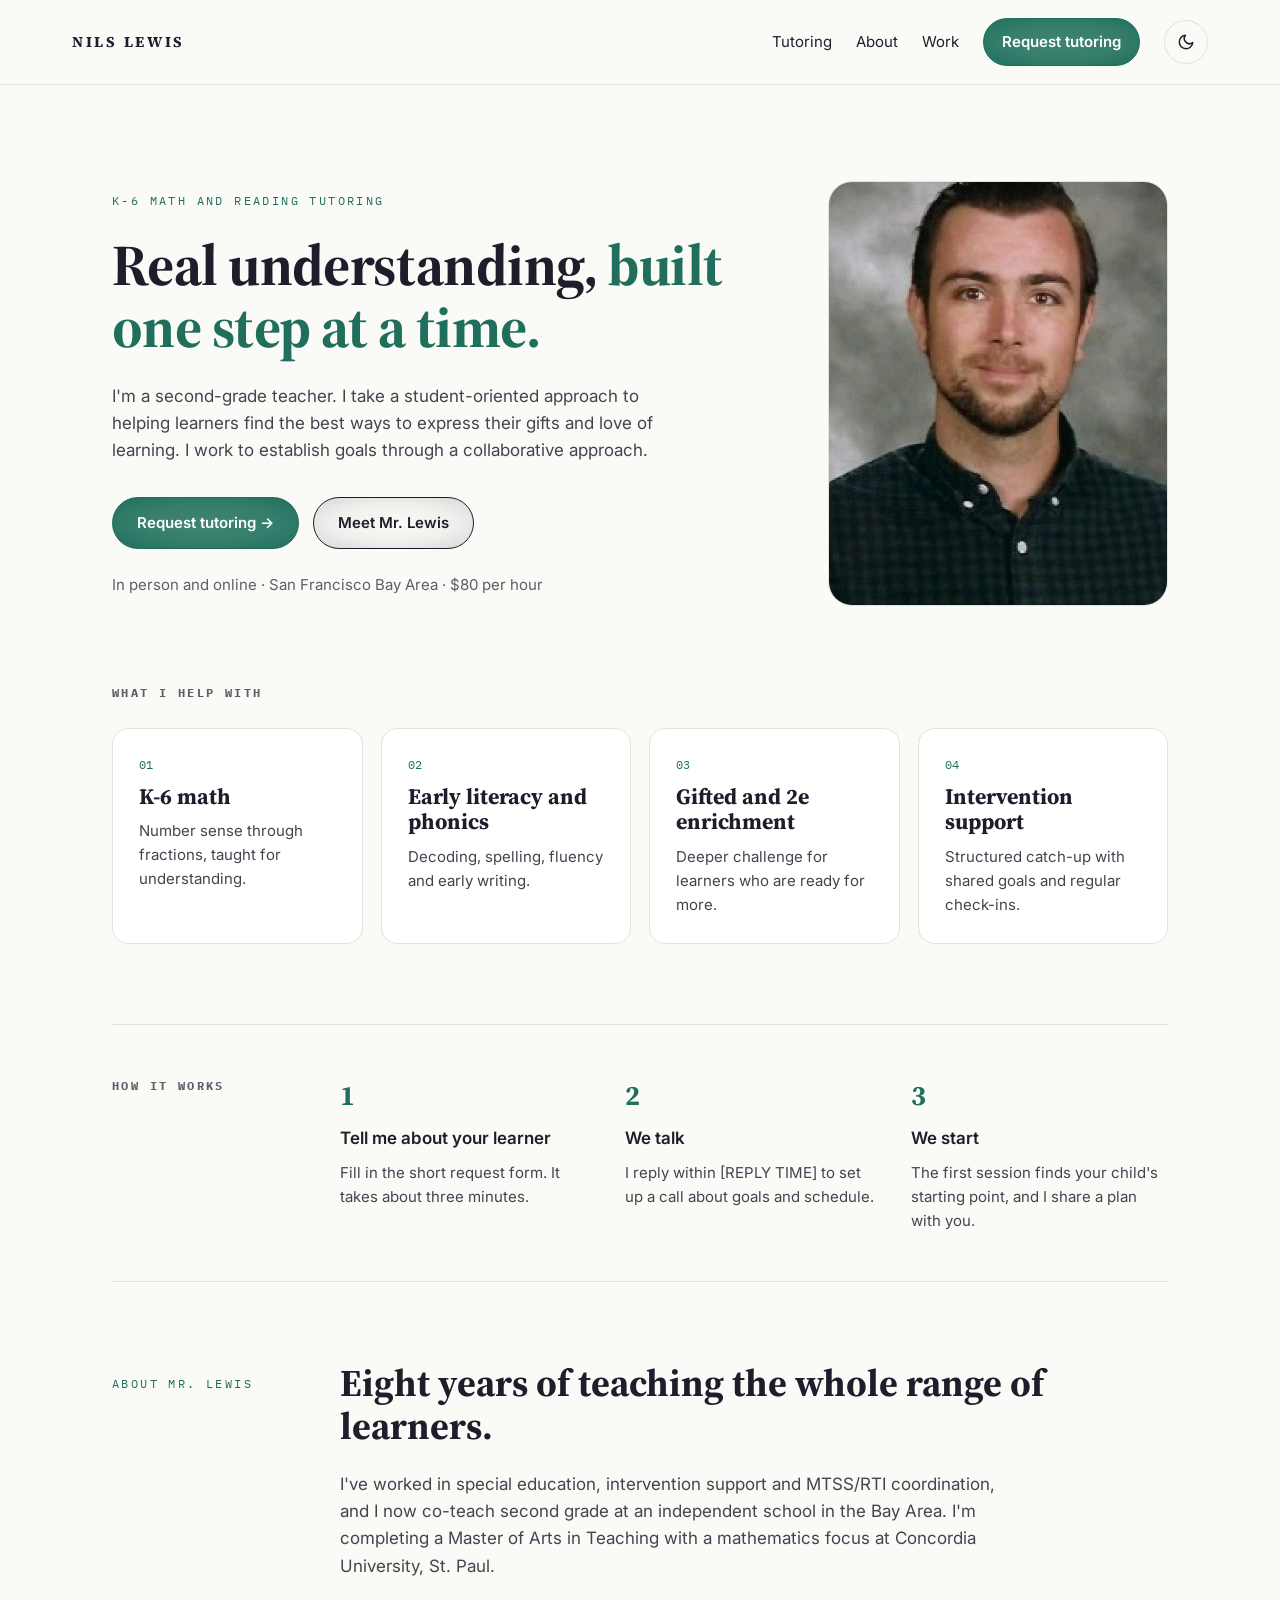
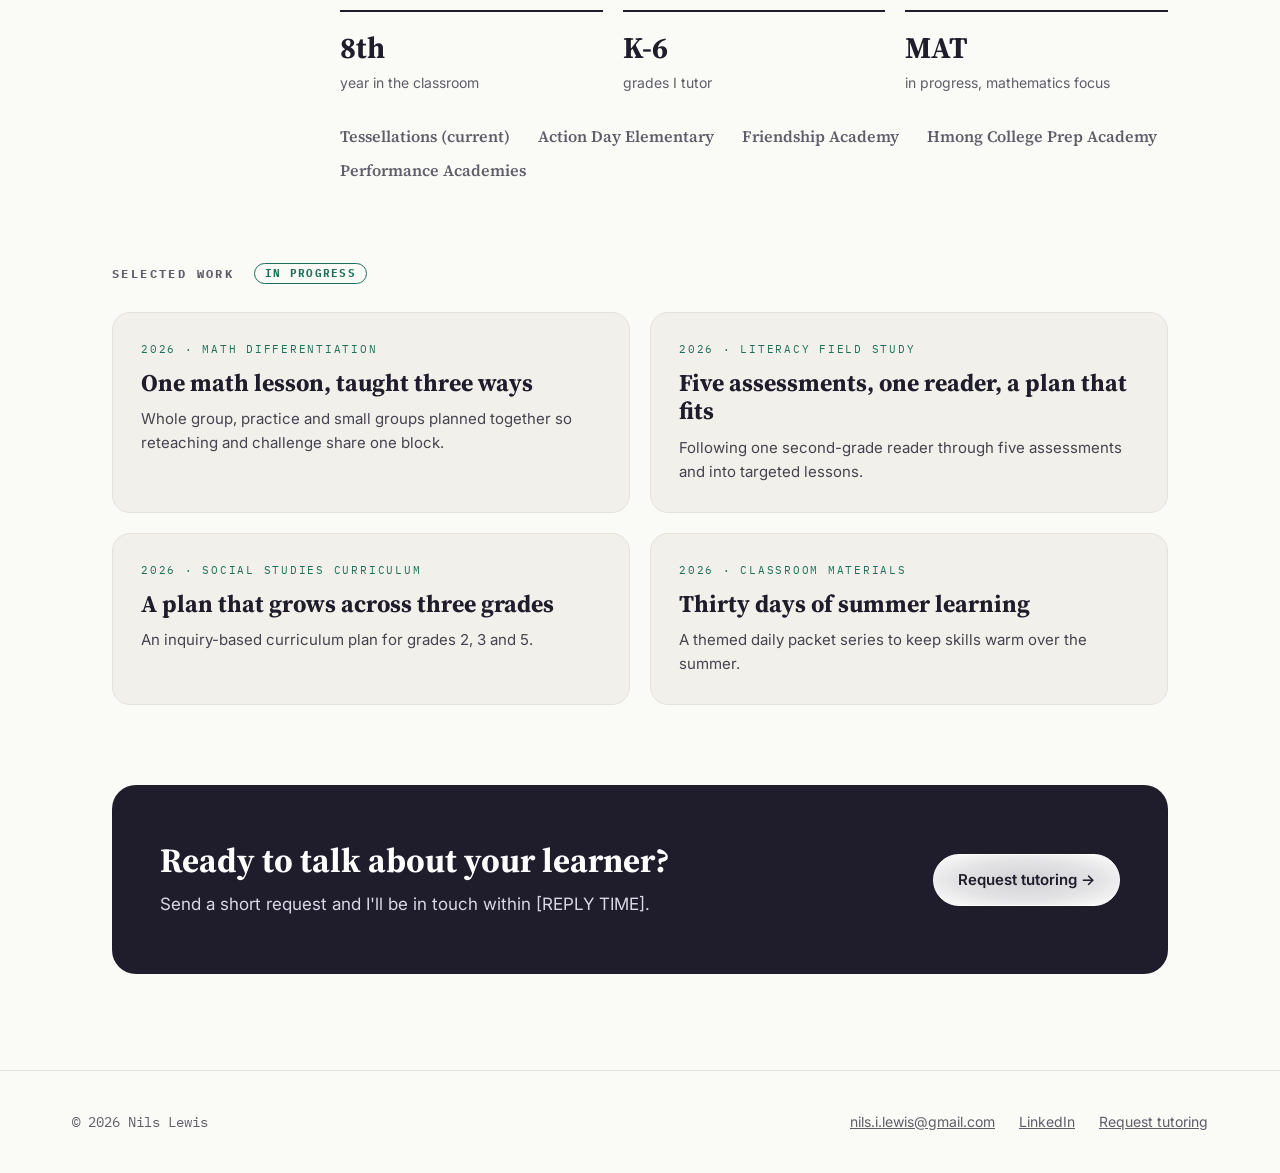
<file: site/index.html>
<!doctype html>
<html lang="en">
<head>
<meta charset="utf-8">
<meta name="viewport" content="width=device-width, initial-scale=1">
<title>Nils Lewis | K-6 tutoring and teaching</title>
<meta name="description" content="Nils Lewis is a Bay Area elementary teacher offering K-6 tutoring in math, early literacy, gifted and 2e enrichment, and intervention support.">
<link rel="preconnect" href="https://fonts.googleapis.com">
<link rel="preconnect" href="https://fonts.gstatic.com" crossorigin>
<link rel="stylesheet" href="https://fonts.googleapis.com/css2?family=Source+Serif+4:opsz,wght@8..60,600;8..60,700&family=Inter:wght@400;500;600&family=IBM+Plex+Mono:wght@400;500&display=swap">
<link rel="stylesheet" href="styles.css">
<script src="script.js" defer></script>
</head>
<body>
<a class="skip" href="#main">Skip to content</a>

<header class="site-header">
  <div class="bar">
    <a class="brand" href="index.html">NILS LEWIS</a>
    <nav class="nav" aria-label="Main">
      <a href="#tutoring">Tutoring</a>
      <a href="#about">About</a>
      <a href="#work">Work</a>
      <a class="btn btn-accent" href="request.html">Request tutoring</a>
      <button class="theme-toggle" type="button" aria-label="Switch between light and dark theme">
        <svg aria-hidden="true" width="18" height="18" viewBox="0 0 24 24" fill="none" stroke="currentColor" stroke-width="2" stroke-linecap="round" stroke-linejoin="round"><path d="M21 12.8A9 9 0 1 1 11.2 3a7 7 0 0 0 9.8 9.8z"></path></svg>
      </button>
    </nav>
  </div>
</header>

<main id="main" class="wrap">

  <section class="hero">
    <div class="hero-text">
      <div class="label accent">K-6 math and reading tutoring</div>
      <h1>Real understanding, <span class="accent">built one step at a time.</span></h1>
      <p class="body">I'm a second-grade teacher. I take a student-oriented approach to helping learners find the best ways to express their gifts and love of learning. I work to establish goals through a collaborative approach.</p>
      <div class="actions">
        <a class="btn btn-accent lg" href="request.html">Request tutoring →</a>
        <a class="btn btn-outline" href="#about">Meet Mr. Lewis</a>
      </div>
      <p class="small muted">In person and online · San Francisco Bay Area · $80 per hour</p>
    </div>
    <div class="photo has-img"><img src="images/nils.jpg" alt="Nils Lewis" width="800" height="800"></div>
  </section>

  <section id="tutoring" class="section">
    <h2 class="label">What I help with</h2>
    <div class="cards">
      <article class="card">
        <div class="num">01</div>
        <h3>K-6 math</h3>
        <p>Number sense through fractions, taught for understanding.</p>
      </article>
      <article class="card">
        <div class="num">02</div>
        <h3>Early literacy and phonics</h3>
        <p>Decoding, spelling, fluency and early writing.</p>
      </article>
      <article class="card">
        <div class="num">03</div>
        <h3>Gifted and 2e enrichment</h3>
        <p>Deeper challenge for learners who are ready for more.</p>
      </article>
      <article class="card">
        <div class="num">04</div>
        <h3>Intervention support</h3>
        <p>Structured catch-up with shared goals and regular check-ins.</p>
      </article>
    </div>
  </section>

  <section class="split rule" aria-labelledby="how">
    <h2 id="how" class="label">How it works</h2>
    <ol class="steps main">
      <li><div class="n" aria-hidden="true">1</div><strong>Tell me about your learner</strong><span>Fill in the short request form. It takes about three minutes.</span></li>
      <!-- TODO Nils: reply time -->
      <li><div class="n" aria-hidden="true">2</div><strong>We talk</strong><span>I reply within [REPLY TIME] to set up a call about goals and schedule.</span></li>
      <li><div class="n" aria-hidden="true">3</div><strong>We start</strong><span>The first session finds your child's starting point, and I share a plan with you.</span></li>
    </ol>
  </section>

  <section id="about" class="split about section">
    <div class="label accent" style="padding-top: 12px">About Mr. Lewis</div>
    <div class="main">
      <h2>Eight years of teaching the whole range of learners.</h2>
      <!-- Per Nils: the current school appears only in the work-history list below, not in descriptive copy (see LOG.md). -->
      <p class="body">I've worked in special education, intervention support and MTSS/RTI coordination, and I now co-teach second grade at an independent school in the Bay Area. I'm completing a Master of Arts in Teaching with a mathematics focus at Concordia University, St. Paul.</p>
      <dl class="facts">
        <div><dt>8th</dt><dd>year in the classroom</dd></div>
        <div><dt>K-6</dt><dd>grades I tutor</dd></div>
        <div><dt>MAT</dt><dd>in progress, mathematics focus</dd></div>
      </dl>
      <ul class="schools" aria-label="Schools where I have taught">
        <li>Tessellations (current)</li>
        <li>Action Day Elementary</li>
        <li>Friendship Academy</li>
        <li>Hmong College Prep Academy</li>
        <li>Performance Academies</li>
      </ul>
    </div>
  </section>

  <section id="work" class="section">
    <h2 class="label">Selected work <span class="badge">In progress</span></h2>
    <div class="work-grid">
      <article class="work">
        <div class="tag">2026 · Math differentiation</div>
        <h3>One math lesson, taught three ways</h3>
        <p>Whole group, practice and small groups planned together so reteaching and challenge share one block.</p>
      </article>
      <article class="work">
        <div class="tag">2026 · Literacy field study</div>
        <h3>Five assessments, one reader, a plan that fits</h3>
        <p>Following one second-grade reader through five assessments and into targeted lessons.</p>
      </article>
      <article class="work">
        <div class="tag">2026 · Social studies curriculum</div>
        <h3>A plan that grows across three grades</h3>
        <p>An inquiry-based curriculum plan for grades 2, 3 and 5.</p>
      </article>
      <article class="work">
        <div class="tag">2026 · Classroom materials</div>
        <h3>Thirty days of summer learning</h3>
        <p>A themed daily packet series to keep skills warm over the summer.</p>
      </article>
    </div>
  </section>

  <section class="band">
    <div>
      <h2>Ready to talk about your learner?</h2>
      <p>Send a short request and I'll be in touch within [REPLY TIME].</p>
    </div>
    <a class="btn btn-light" href="request.html">Request tutoring →</a>
  </section>
</main>

<footer class="site-footer">
  <div class="bar">
    <div class="mono">© 2026 Nils Lewis</div>
    <div class="links"><a href="mailto:nils.i.lewis@gmail.com">nils.i.lewis@gmail.com</a><a href="https://www.linkedin.com/in/nils-lewis-b235b660/">LinkedIn</a><a href="request.html">Request tutoring</a></div>
  </div>
</footer>
</body>
</html>
</file>
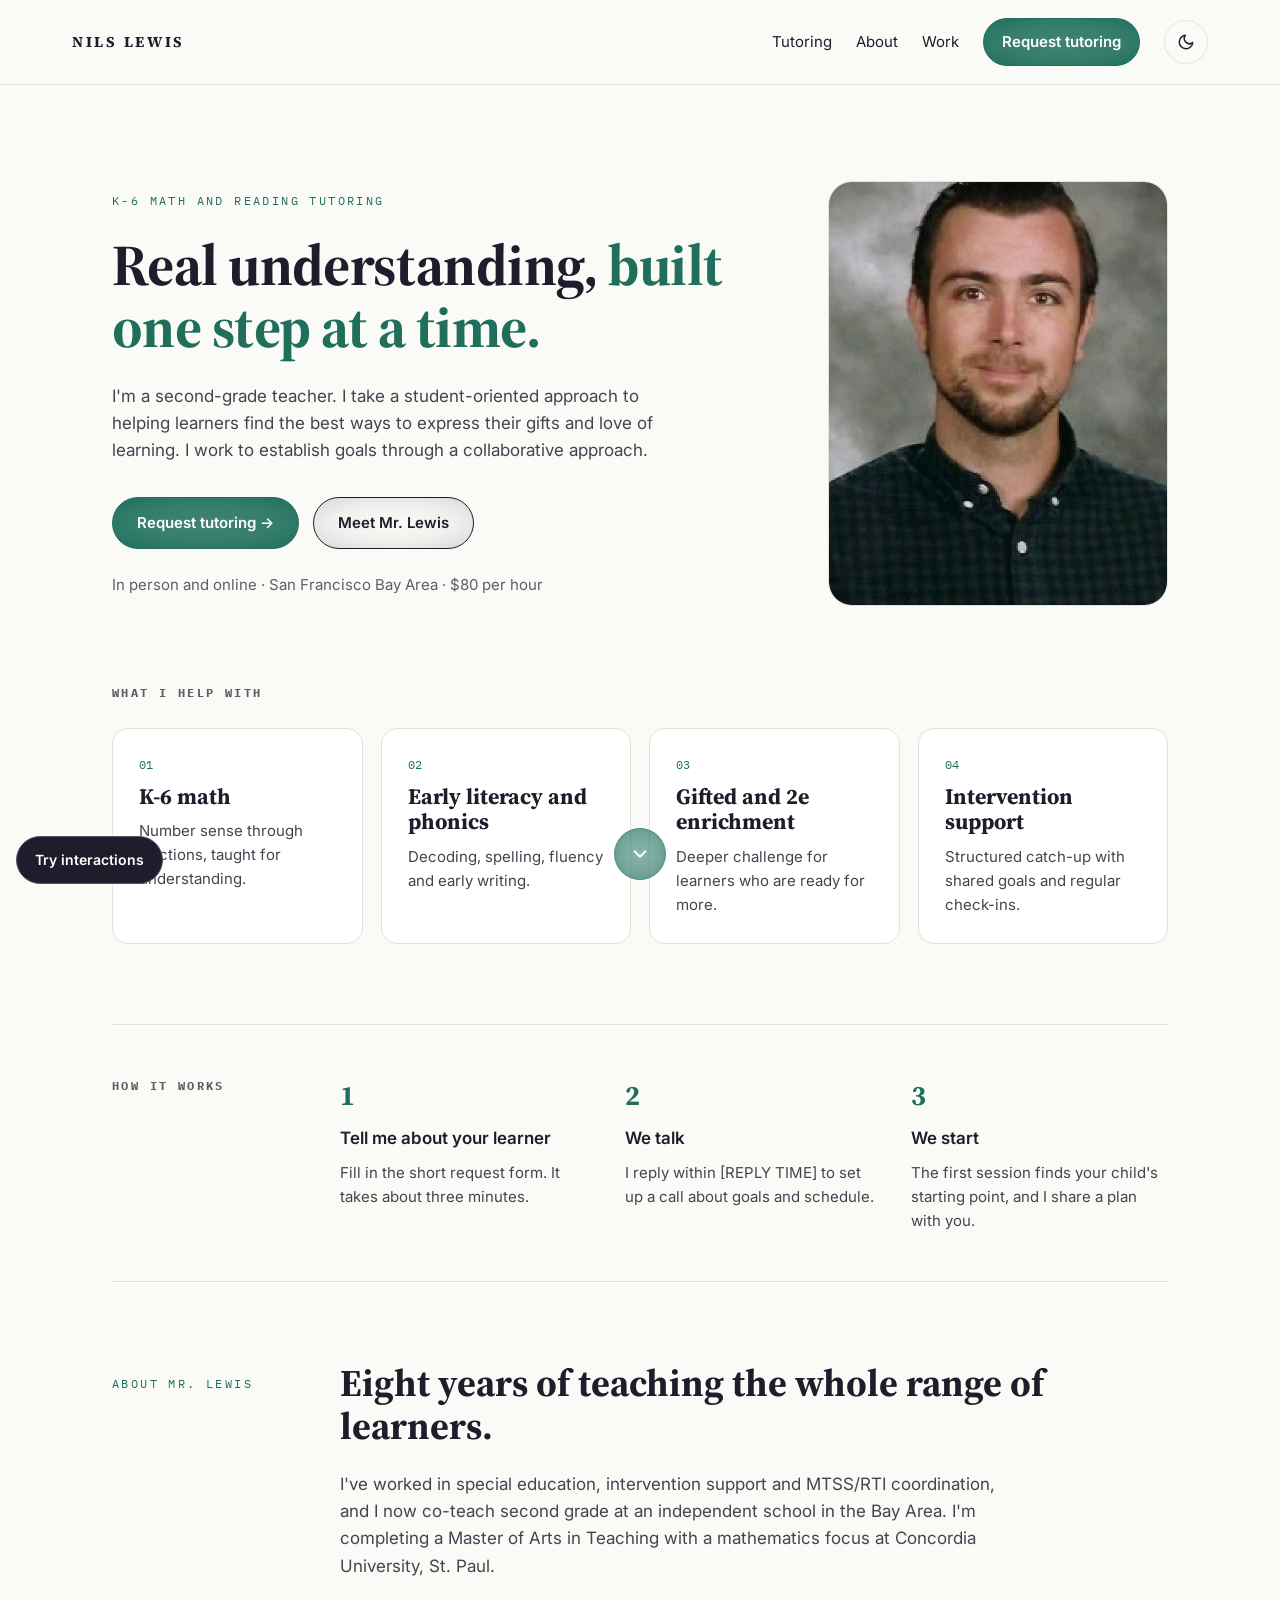
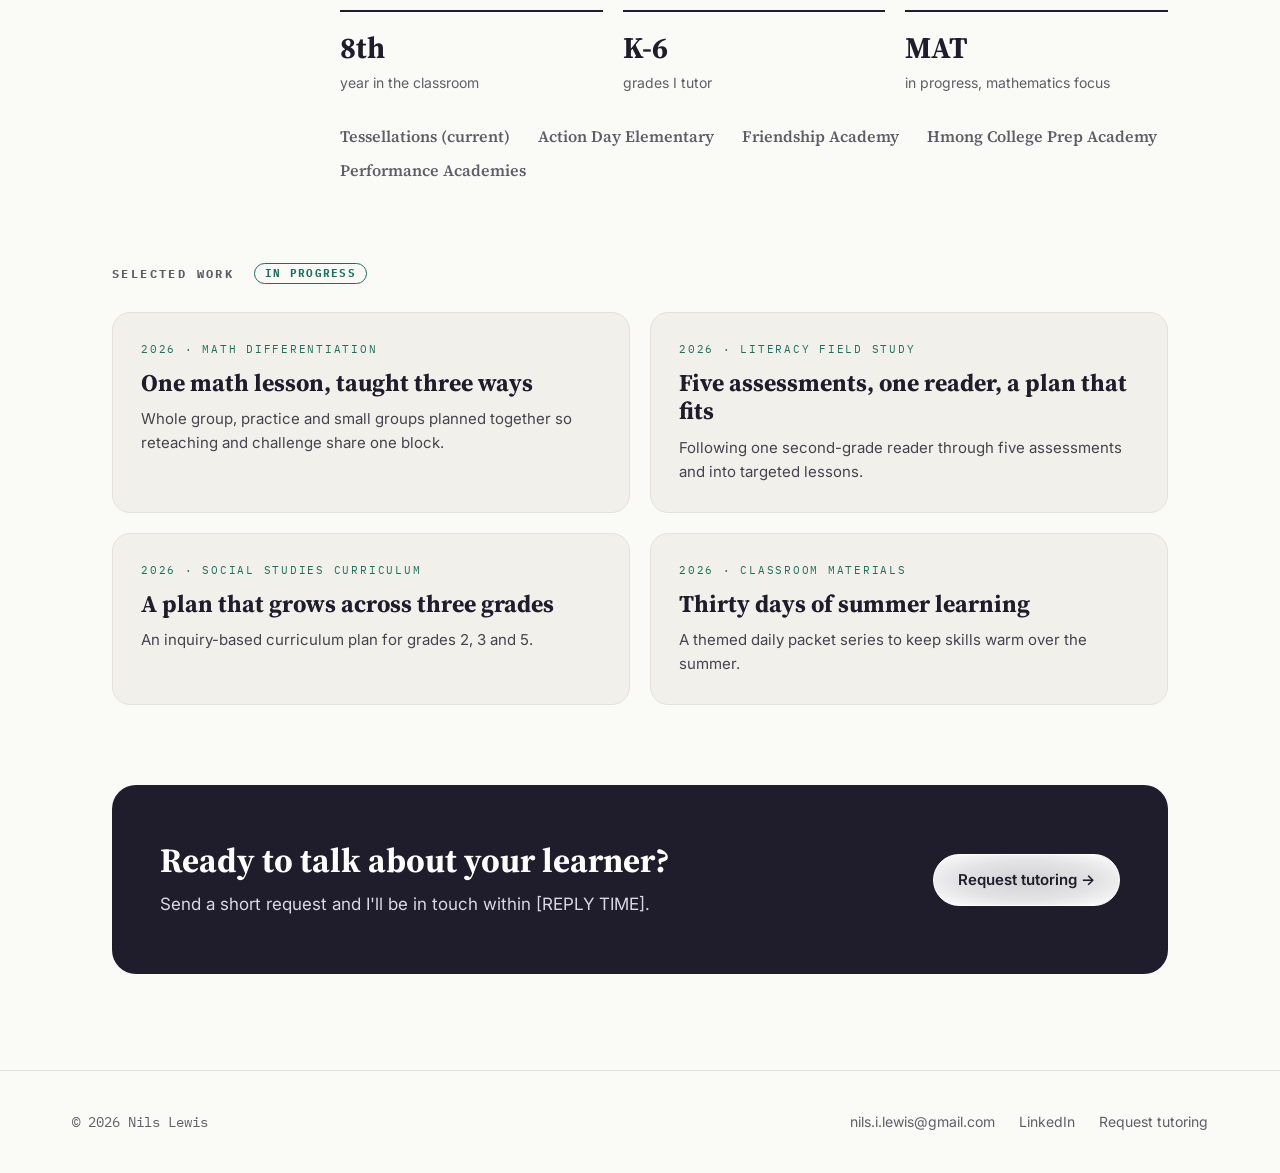
<file: mockups/interaction-lab/index.html>
<!doctype html>
<html lang="en">
<head>
<meta charset="utf-8">
<meta name="viewport" content="width=device-width, initial-scale=1">
<title>Interaction lab | Nils Lewis | K-6 tutoring and teaching</title>
<meta name="description" content="Nils Lewis is a Bay Area elementary teacher offering K-6 tutoring in math, early literacy, gifted and 2e enrichment, and intervention support.">
<link rel="preconnect" href="https://fonts.googleapis.com">
<link rel="preconnect" href="https://fonts.gstatic.com" crossorigin>
<link rel="stylesheet" href="https://fonts.googleapis.com/css2?family=Fraunces:opsz,wght@9..144,600&family=Space+Grotesk:wght@700&family=Source+Serif+4:opsz,wght@8..60,600;8..60,700&family=Inter:wght@400;500;600&family=IBM+Plex+Mono:wght@400;500&display=swap">
<link rel="stylesheet" href="styles.css">
<link rel="stylesheet" href="lab.css">
<script src="script.js" defer></script>
<script src="lab.js" defer></script>
</head>
<body>
<a class="skip" href="#main">Skip to content</a>

<header class="site-header">
  <div class="bar">
    <a class="brand" href="index.html">NILS LEWIS</a>
    <nav class="nav" aria-label="Main">
      <a href="#tutoring">Tutoring</a>
      <a href="#about">About</a>
      <a href="#work">Work</a>
      <a class="btn btn-accent" href="request.html">Request tutoring</a>
      <button class="theme-toggle" type="button" aria-label="Switch between light and dark theme">
        <svg aria-hidden="true" width="18" height="18" viewBox="0 0 24 24" fill="none" stroke="currentColor" stroke-width="2" stroke-linecap="round" stroke-linejoin="round"><path d="M21 12.8A9 9 0 1 1 11.2 3a7 7 0 0 0 9.8 9.8z"></path></svg>
      </button>
    </nav>
  </div>
</header>

<main id="main" class="wrap">

  <section class="hero">
    <div class="hero-text">
      <div class="label accent">K-6 math and reading tutoring</div>
      <h1>Real understanding, <span class="accent">built one step at a time.</span></h1>
      <p class="body">I'm a second-grade teacher. I take a student-oriented approach to helping learners find the best ways to express their gifts and love of learning. I work to establish goals through a collaborative approach.</p>
      <div class="actions">
        <a class="btn btn-accent lg" href="request.html">Request tutoring <span class="arr" aria-hidden="true">→</span></a>
        <a class="btn btn-outline" href="#about">Meet Mr. Lewis</a>
      </div>
      <p class="small muted">In person and online · San Francisco Bay Area · $80 per hour</p>
    </div>
    <div class="photo has-img"><img src="images/nils.jpg" alt="Nils Lewis" width="800" height="800"></div>
  </section>

  <section id="tutoring" class="section">
    <h2 class="label">What I help with</h2>
    <div class="cards">
      <article class="card">
        <div class="num">01</div>
        <h3>K-6 math</h3>
        <p>Number sense through fractions, taught for understanding.</p>
      </article>
      <article class="card">
        <div class="num">02</div>
        <h3>Early literacy and phonics</h3>
        <p>Decoding, spelling, fluency and early writing.</p>
      </article>
      <article class="card">
        <div class="num">03</div>
        <h3>Gifted and 2e enrichment</h3>
        <p>Deeper challenge for learners who are ready for more.</p>
      </article>
      <article class="card">
        <div class="num">04</div>
        <h3>Intervention support</h3>
        <p>Structured catch-up with shared goals and regular check-ins.</p>
      </article>
    </div>
  </section>

  <section class="split rule" aria-labelledby="how">
    <h2 id="how" class="label">How it works</h2>
    <ol class="steps main">
      <li><div class="n" aria-hidden="true">1</div><strong>Tell me about your learner</strong><span>Fill in the short request form. It takes about three minutes.</span></li>
      <!-- TODO Nils: reply time -->
      <li><div class="n" aria-hidden="true">2</div><strong>We talk</strong><span>I reply within [REPLY TIME] to set up a call about goals and schedule.</span></li>
      <li><div class="n" aria-hidden="true">3</div><strong>We start</strong><span>The first session finds your child's starting point, and I share a plan with you.</span></li>
    </ol>
  </section>

  <section id="about" class="split about section">
    <div class="label accent" style="padding-top: 12px">About Mr. Lewis</div>
    <div class="main">
      <h2>Eight years of teaching the whole range of learners.</h2>
      <!-- Per Nils: the current school appears only in the work-history list below, not in descriptive copy (see LOG.md). -->
      <p class="body">I've worked in <mark class="kw">special education</mark>, <mark class="kw">intervention support</mark> and <mark class="kw">MTSS/RTI coordination</mark>, and I now co-teach second grade at an independent school in the Bay Area. I'm completing a Master of Arts in Teaching with a mathematics focus at Concordia University, St. Paul.</p>
      <dl class="facts">
        <div><dt>8th</dt><dd>year in the classroom</dd></div>
        <div><dt>K-6</dt><dd>grades I tutor</dd></div>
        <div><dt>MAT</dt><dd>in progress, mathematics focus</dd></div>
      </dl>
      <ul class="schools" aria-label="Schools where I have taught">
        <li>Tessellations (current)</li>
        <li>Action Day Elementary</li>
        <li>Friendship Academy</li>
        <li>Hmong College Prep Academy</li>
        <li>Performance Academies</li>
      </ul>
    </div>
  </section>

  <section id="work" class="section">
    <h2 class="label">Selected work <span class="badge">In progress</span></h2>
    <div class="work-grid">
      <article class="work">
        <div class="tag">2026 · Math differentiation</div>
        <h3>One math lesson, taught three ways</h3>
        <p>Whole group, practice and small groups planned together so reteaching and challenge share one block.</p>
      </article>
      <article class="work">
        <div class="tag">2026 · Literacy field study</div>
        <h3>Five assessments, one reader, a plan that fits</h3>
        <p>Following one second-grade reader through five assessments and into targeted lessons.</p>
      </article>
      <article class="work">
        <div class="tag">2026 · Social studies curriculum</div>
        <h3>A plan that grows across three grades</h3>
        <p>An inquiry-based curriculum plan for grades 2, 3 and 5.</p>
      </article>
      <article class="work">
        <div class="tag">2026 · Classroom materials</div>
        <h3>Thirty days of summer learning</h3>
        <p>A themed daily packet series to keep skills warm over the summer.</p>
      </article>
    </div>
  </section>

  <section class="band">
    <div>
      <h2>Ready to talk about your learner?</h2>
      <p>Send a short request and I'll be in touch within [REPLY TIME].</p>
    </div>
    <a class="btn btn-light" href="request.html">Request tutoring <span class="arr" aria-hidden="true">→</span></a>
  </section>
</main>

<section id="request-section" aria-label="Request tutoring">
  <button class="lab-close" type="button" aria-label="Close the request form">&times;</button>
  <div class="wrap request">
  <div class="request-intro">
    <div class="label accent">Request tutoring</div>
    <h1>Tell me about your learner.</h1>
    <!-- TODO Nils: reply time; availability line left out for now at his request -->
    <p class="body">This takes about three minutes. I'll reply within [REPLY TIME] to set up a call.</p>
    <dl class="details">
      <div><dt>Grades:</dt><dd>kindergarten through grade 6</dd></div>
      <div><dt>Where:</dt><dd>in person around the San Francisco Bay Area, or online</dd></div>
      <div><dt>Rate:</dt><dd>$80 per hour</dd></div>
    </dl>
    <p class="small muted">Your answers go only to me by email. Please share just the basics here; we can talk through details on the call.</p>
  </div>

  <form class="intake" method="post" novalidate>
    <div class="grid2">
      <div class="field"><label for="name">Your name</label><input id="name" name="name" type="text" autocomplete="name" required></div>
      <div class="field"><label for="email">Email</label><input id="email" name="email" type="email" autocomplete="email" required></div>
      <div class="field"><label for="phone">Phone <span class="muted" style="font-weight: 400">(optional)</span></label><input id="phone" name="phone" type="tel" autocomplete="tel"></div>
      <div class="field"><label for="grade">Child's grade</label>
        <select id="grade" name="grade" required>
          <option value="">Choose a grade</option>
          <option>Kindergarten</option><option>Grade 1</option><option>Grade 2</option><option>Grade 3</option><option>Grade 4</option><option>Grade 5</option><option>Grade 6</option>
        </select>
      </div>
    </div>

    <fieldset>
      <legend>What kind of help are you looking for?</legend>
      <div class="grid2" style="gap: 10px">
        <label class="check"><input type="checkbox" name="help" value="K-6 math">K-6 math</label>
        <label class="check"><input type="checkbox" name="help" value="Early literacy and phonics">Early literacy and phonics</label>
        <label class="check"><input type="checkbox" name="help" value="Gifted and 2e enrichment">Gifted and 2e enrichment</label>
        <label class="check"><input type="checkbox" name="help" value="Intervention support">Intervention support</label>
      </div>
    </fieldset>

    <fieldset>
      <legend>Preferred format</legend>
      <div class="radios">
        <label><input type="radio" name="format" value="In person">In person</label>
        <label><input type="radio" name="format" value="Online">Online</label>
        <label><input type="radio" name="format" value="Either" checked>Either</label>
      </div>
    </fieldset>

    <div class="field"><label for="times">Days and times that work</label><input id="times" name="times" type="text" placeholder="For example: Tuesdays or Thursdays after 4"></div>

    <div class="field"><label for="goals">What would you like tutoring to help with?</label><textarea id="goals" name="goals" rows="5" required></textarea></div>

    <div class="hp" aria-hidden="true"><label for="gotcha">Leave this empty</label><input id="gotcha" name="_gotcha" type="text" tabindex="-1" autocomplete="off"></div>

    <div class="submit-row">
      <button class="btn btn-accent lg" type="submit">Send request</button>
    </div>
    <div class="status" role="status" tabindex="-1" hidden></div>
  </form>
</div>
</section>

<footer class="site-footer">
  <div class="bar">
    <div class="mono">© 2026 Nils Lewis</div>
    <div class="links"><a href="mailto:nils.i.lewis@gmail.com">nils.i.lewis@gmail.com</a><a href="https://www.linkedin.com/in/nils-lewis-b235b660/">LinkedIn</a><a href="request.html">Request tutoring</a></div>
  </div>
</footer>
</body>
</html>
</file>
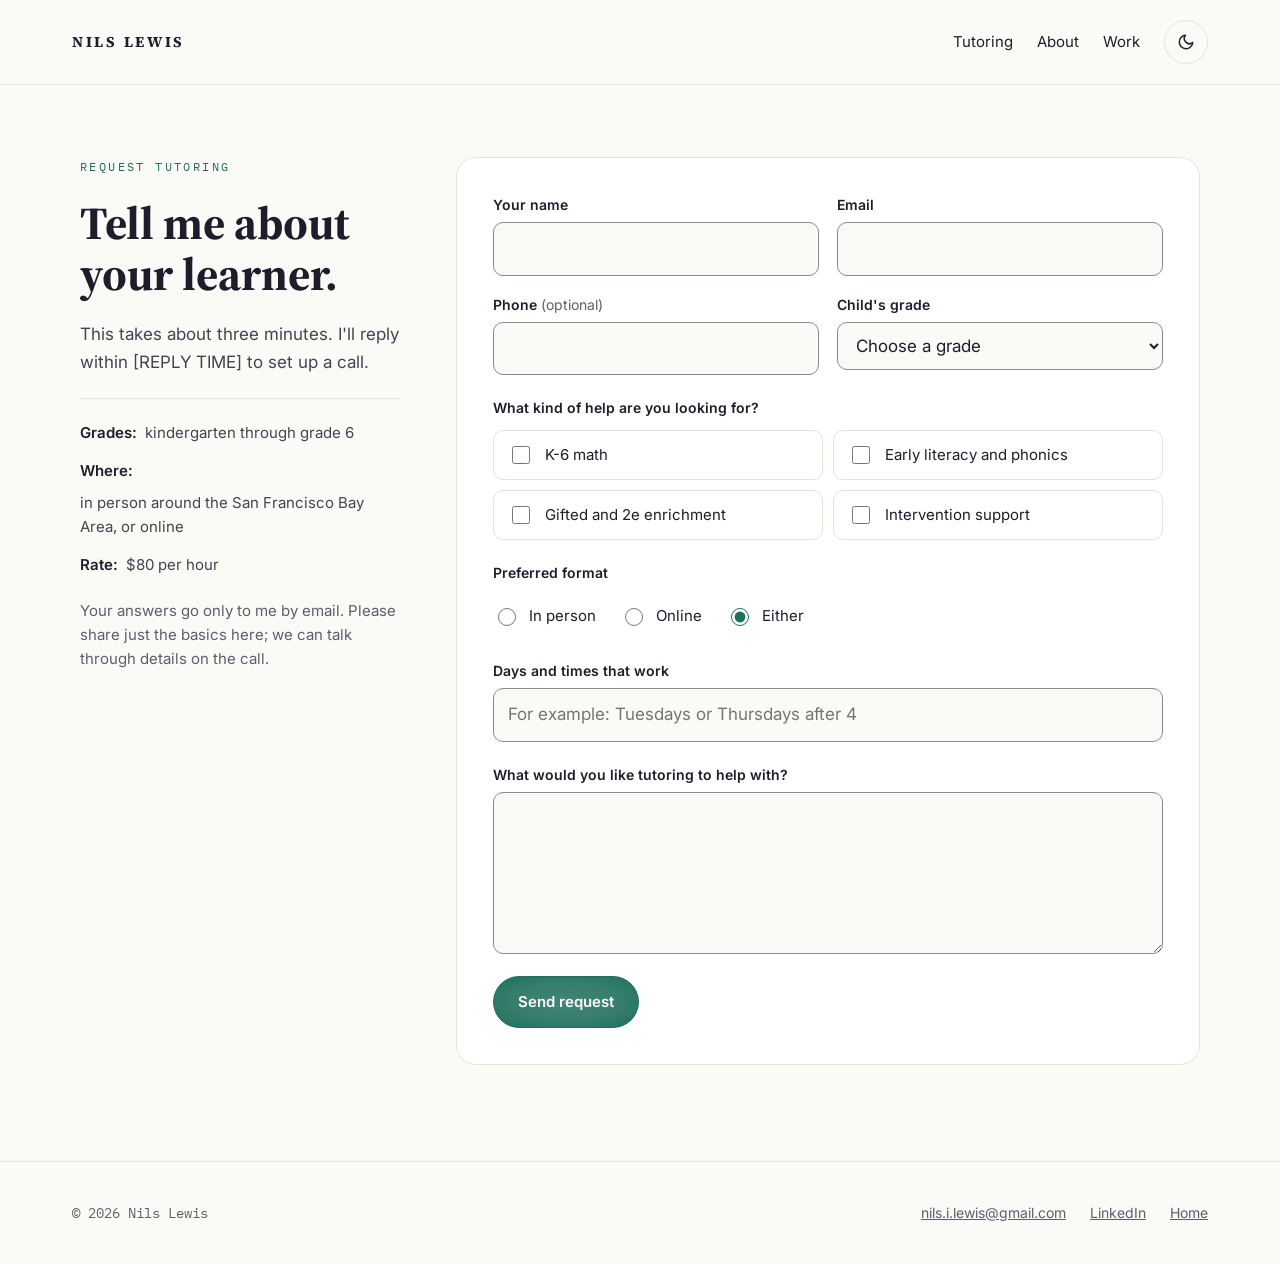
<file: site/request.html>
<!doctype html>
<html lang="en">
<head>
<meta charset="utf-8">
<meta name="viewport" content="width=device-width, initial-scale=1">
<title>Request tutoring | Nils Lewis</title>
<meta name="description" content="Request K-6 tutoring with Nils Lewis. A short form about your learner, then a call to talk through goals and schedule.">
<link rel="preconnect" href="https://fonts.googleapis.com">
<link rel="preconnect" href="https://fonts.gstatic.com" crossorigin>
<link rel="stylesheet" href="https://fonts.googleapis.com/css2?family=Source+Serif+4:opsz,wght@8..60,600;8..60,700&family=Inter:wght@400;500;600&family=IBM+Plex+Mono:wght@400;500&display=swap">
<link rel="stylesheet" href="styles.css">
<script src="script.js" defer></script>
</head>
<body>
<a class="skip" href="#main">Skip to content</a>

<header class="site-header">
  <div class="bar">
    <a class="brand" href="index.html">NILS LEWIS</a>
    <nav class="nav" aria-label="Main">
      <a href="index.html#tutoring">Tutoring</a>
      <a href="index.html#about">About</a>
      <a href="index.html#work">Work</a>
      <button class="theme-toggle" type="button" aria-label="Switch between light and dark theme">
        <svg aria-hidden="true" width="18" height="18" viewBox="0 0 24 24" fill="none" stroke="currentColor" stroke-width="2" stroke-linecap="round" stroke-linejoin="round"><path d="M21 12.8A9 9 0 1 1 11.2 3a7 7 0 0 0 9.8 9.8z"></path></svg>
      </button>
    </nav>
  </div>
</header>

<main id="main" class="wrap request">
  <div class="request-intro">
    <div class="label accent">Request tutoring</div>
    <h1>Tell me about your learner.</h1>
    <!-- TODO Nils: reply time; availability line left out for now at his request -->
    <p class="body">This takes about three minutes. I'll reply within [REPLY TIME] to set up a call.</p>
    <dl class="details">
      <div><dt>Grades:</dt><dd>kindergarten through grade 6</dd></div>
      <div><dt>Where:</dt><dd>in person around the San Francisco Bay Area, or online</dd></div>
      <div><dt>Rate:</dt><dd>$80 per hour</dd></div>
    </dl>
    <p class="small muted">Your answers go only to me by email. Please share just the basics here; we can talk through details on the call.</p>
  </div>

  <form class="intake" method="post" novalidate>
    <div class="grid2">
      <div class="field"><label for="name">Your name</label><input id="name" name="name" type="text" autocomplete="name" required></div>
      <div class="field"><label for="email">Email</label><input id="email" name="email" type="email" autocomplete="email" required></div>
      <div class="field"><label for="phone">Phone <span class="muted" style="font-weight: 400">(optional)</span></label><input id="phone" name="phone" type="tel" autocomplete="tel"></div>
      <div class="field"><label for="grade">Child's grade</label>
        <select id="grade" name="grade" required>
          <option value="">Choose a grade</option>
          <option>Kindergarten</option><option>Grade 1</option><option>Grade 2</option><option>Grade 3</option><option>Grade 4</option><option>Grade 5</option><option>Grade 6</option>
        </select>
      </div>
    </div>

    <fieldset>
      <legend>What kind of help are you looking for?</legend>
      <div class="grid2" style="gap: 10px">
        <label class="check"><input type="checkbox" name="help" value="K-6 math">K-6 math</label>
        <label class="check"><input type="checkbox" name="help" value="Early literacy and phonics">Early literacy and phonics</label>
        <label class="check"><input type="checkbox" name="help" value="Gifted and 2e enrichment">Gifted and 2e enrichment</label>
        <label class="check"><input type="checkbox" name="help" value="Intervention support">Intervention support</label>
      </div>
    </fieldset>

    <fieldset>
      <legend>Preferred format</legend>
      <div class="radios">
        <label><input type="radio" name="format" value="In person">In person</label>
        <label><input type="radio" name="format" value="Online">Online</label>
        <label><input type="radio" name="format" value="Either" checked>Either</label>
      </div>
    </fieldset>

    <div class="field"><label for="times">Days and times that work</label><input id="times" name="times" type="text" placeholder="For example: Tuesdays or Thursdays after 4"></div>

    <div class="field"><label for="goals">What would you like tutoring to help with?</label><textarea id="goals" name="goals" rows="5" required></textarea></div>

    <div class="hp" aria-hidden="true"><label for="gotcha">Leave this empty</label><input id="gotcha" name="_gotcha" type="text" tabindex="-1" autocomplete="off"></div>

    <div class="submit-row">
      <button class="btn btn-accent lg" type="submit">Send request</button>
    </div>
    <div class="status" role="status" tabindex="-1" hidden></div>
  </form>
</main>

<footer class="site-footer">
  <div class="bar">
    <div class="mono">© 2026 Nils Lewis</div>
    <div class="links"><a href="mailto:nils.i.lewis@gmail.com">nils.i.lewis@gmail.com</a><a href="https://www.linkedin.com/in/nils-lewis-b235b660/">LinkedIn</a><a href="index.html">Home</a></div>
  </div>
</footer>
</body>
</html>
</file>
<file: site/styles.css>
/* Nils Lewis teaching site. Direction B (tutoring first). */
:root {
  --paper: #FAFAF7;
  --panel: #F1F0EA;
  --card: #FFFFFF;
  --ink: #1F1D2B;
  --body: #45434F;
  --muted: #5F5D68;
  --line: #E4E2DA;
  --field: #8A8894;
  --accent: #1F6F5C;
  --on-accent: #FFFFFF;
  --band: #1F1D2B;
  --band-ink: #FFFFFF;
  --band-body: #DAD8E4;
  --serif: "Source Serif 4", Georgia, "Times New Roman", serif;
  --sans: Inter, system-ui, -apple-system, "Segoe UI", sans-serif;
  --mono: "IBM Plex Mono", ui-monospace, Menlo, monospace;
}
:root[data-theme="dark"] {
  --paper: #15141C;
  --panel: #1E1C28;
  --card: #1E1C28;
  --ink: #F3F2EC;
  --body: #CFCDD8;
  --muted: #A9A7B4;
  --line: #34323F;
  --field: #7C7A88;
  --accent: #6FD0B6;
  --on-accent: #10231E;
  --band: #262433;
  --band-ink: #FFFFFF;
  --band-body: #DAD8E4;
}

* { box-sizing: border-box; }
html { scroll-behavior: smooth; }
body {
  margin: 0;
  background: var(--paper);
  color: var(--ink);
  font-family: var(--sans);
  font-size: 17px;
  line-height: 1.6;
}
a { color: inherit; }
h1, h2, h3, p { margin: 0; }
h1, h2, h3 { font-family: var(--serif); font-weight: 700; line-height: 1.15; }
:focus-visible { outline: 3px solid var(--accent); outline-offset: 3px; border-radius: 4px; }
.skip { position: absolute; left: -9999px; }
.skip:focus { left: 16px; top: 16px; background: var(--card); padding: 10px 14px; z-index: 10; }

.wrap { max-width: 1120px; margin: 0 auto; padding: 0 32px; }
.label { font-family: var(--mono); font-size: 12px; letter-spacing: 0.2em; text-transform: uppercase; color: var(--muted); }
.label.accent, .accent { color: var(--accent); }
.body { color: var(--body); }
.small { font-size: 15px; }
.badge { display: inline-block; margin-left: 10px; padding: 3px 10px; border: 1px solid var(--accent); border-radius: 999px; color: var(--accent); font-size: 11px; letter-spacing: 0.12em; vertical-align: 1px; }
.muted { color: var(--muted); }

/* Header */
.site-header { border-bottom: 1px solid var(--line); }
.site-header .bar { max-width: 1200px; margin: 0 auto; padding: 18px 32px; display: flex; flex-wrap: wrap; gap: 12px 16px; justify-content: space-between; align-items: center; }
.brand { font-family: var(--serif); font-weight: 700; letter-spacing: 0.18em; font-size: 15px; text-decoration: none; padding: 12px 0; }
.nav { display: flex; flex-wrap: wrap; gap: 8px 24px; align-items: center; font-size: 15px; }
.nav a { text-decoration: none; padding: 12px 0; }
.nav a:hover { color: var(--accent); }
.theme-toggle { background: none; border: 1px solid var(--line); color: var(--ink); width: 44px; height: 44px; border-radius: 50%; cursor: pointer; display: inline-flex; align-items: center; justify-content: center; }
.theme-toggle:hover { border-color: var(--ink); }

/* Buttons */
/* Buttons are slightly see-through in the middle and blend to solid at the border;
   a solid layer fades in on mouseover. */
.btn { display: inline-block; position: relative; isolation: isolate; text-decoration: none; font: inherit; font-weight: 600; font-size: 15px; padding: 13px 24px; border-radius: 999px; border: 1px solid transparent; cursor: pointer; min-height: 48px; transition: color .25s ease; }
.btn::before { content: ""; position: absolute; inset: -1px; border-radius: inherit; z-index: -1; opacity: 0; transition: opacity .25s ease; }
.btn:hover::before, .btn:focus-visible::before { opacity: 1; }
.btn-accent, .nav a.btn-accent { background: radial-gradient(ellipse at center, color-mix(in srgb, var(--accent) 85%, transparent) 0%, color-mix(in srgb, var(--accent) 90%, transparent) 55%, var(--accent) 100%); border-color: var(--accent); color: var(--on-accent); padding: 11px 18px; }
.btn-accent::before { background: var(--accent); }
.btn-accent.lg { padding: 13px 24px; }
.btn-accent:hover, .nav a.btn-accent:hover { color: var(--on-accent); }
.btn-outline { background: radial-gradient(ellipse at center, transparent 0%, color-mix(in srgb, var(--ink) 5%, transparent) 55%, color-mix(in srgb, var(--ink) 16%, transparent) 100%); border-color: var(--ink); color: var(--ink); }
.btn-outline::before { background: var(--ink); }
.btn-outline:hover, .btn-outline:focus-visible { color: var(--paper); }
.btn-light { background: radial-gradient(ellipse at center, rgba(255, 255, 255, .80) 0%, rgba(255, 255, 255, .88) 55%, #FFFFFF 100%); border-color: #FFFFFF; color: #1F1D2B; }
.btn-light::before { background: #FFFFFF; }

/* Hero */
.hero { padding: 96px 0 80px; display: flex; flex-wrap: wrap; gap: 48px; align-items: center; }
.hero-text { flex: 1 1 520px; min-width: 0; display: flex; flex-direction: column; gap: 24px; }
.hero h1 { font-size: clamp(38px, 6vw, 58px); line-height: 1.08; letter-spacing: -0.01em; }
.hero p { max-width: 560px; }
.actions { display: flex; flex-wrap: wrap; gap: 14px; padding-top: 8px; }
.photo { flex: 0 1 340px; min-width: 240px; aspect-ratio: 4 / 5; background: var(--panel); border: 1px dashed var(--field); border-radius: 24px; display: flex; align-items: center; justify-content: center; text-align: center; padding: 24px; font-family: var(--mono); font-size: 13px; color: var(--muted); overflow: hidden; }
.photo img { width: 100%; height: 100%; object-fit: cover; }
.photo.has-img { padding: 0; border: 1px solid var(--line); }
.site-footer .links { flex-wrap: wrap; }

/* Sections */
.section { padding: 0 0 80px; display: flex; flex-direction: column; gap: 28px; }
.cards { display: grid; grid-template-columns: repeat(auto-fit, minmax(230px, 1fr)); gap: 18px; }
.card { background: var(--card); border: 1px solid var(--line); border-radius: 16px; padding: 26px; display: flex; flex-direction: column; gap: 10px; }
.card .num { font-family: var(--mono); font-size: 12px; color: var(--accent); }
.card h3 { font-size: 22px; }
.card p { font-size: 15px; color: var(--body); }

.split { display: flex; flex-wrap: wrap; gap: 24px 48px; }
.split > .label { flex: 0 0 180px; padding-top: 6px; }
.split > .main { flex: 1 1 520px; min-width: 0; }
.split.section { flex-direction: row; }
.rule { border-top: 1px solid var(--line); border-bottom: 1px solid var(--line); padding: 48px 0; margin-bottom: 80px; }

.steps { display: grid; grid-template-columns: repeat(auto-fit, minmax(200px, 1fr)); gap: 28px; list-style: none; padding: 0; margin: 0; }
.steps li { display: flex; flex-direction: column; gap: 8px; }
.steps .n { font-family: var(--serif); font-weight: 700; font-size: 28px; color: var(--accent); }
.steps strong { font-weight: 600; }
.steps span { font-size: 15px; color: var(--body); }

.about .main { display: flex; flex-direction: column; gap: 22px; }
.about h2 { font-size: clamp(30px, 4.4vw, 38px); }
.about p { max-width: 660px; }
.facts { display: grid; grid-template-columns: repeat(auto-fit, minmax(150px, 1fr)); gap: 20px; padding: 8px 0 0; margin: 0; }
.facts div { border-top: 2px solid var(--ink); padding-top: 12px; }
.facts dt { font-family: var(--serif); font-weight: 700; font-size: 30px; }
.facts dd { margin: 0; font-size: 14px; color: var(--muted); }
.schools { display: flex; flex-wrap: wrap; gap: 8px 28px; list-style: none; padding: 8px 0 0; margin: 0; font-family: var(--serif); font-weight: 600; font-size: 16px; color: var(--muted); }

.work-grid { display: grid; grid-template-columns: repeat(auto-fit, minmax(min(100%, 420px), 1fr)); gap: 20px; }
.work { background: var(--panel); border: 1px solid var(--line); border-radius: 18px; padding: 28px; display: flex; flex-direction: column; gap: 10px; }
.work .tag { font-family: var(--mono); font-size: 11px; letter-spacing: 0.16em; text-transform: uppercase; color: var(--accent); }
.work h3 { font-size: 24px; line-height: 1.2; }
.work p { font-size: 15px; color: var(--body); }

.band { margin-bottom: 96px; background: var(--band); color: var(--band-ink); border-radius: 24px; padding: 56px 48px; display: flex; flex-wrap: wrap; gap: 24px; justify-content: space-between; align-items: center; }
.band div { flex: 1 1 420px; min-width: 0; display: flex; flex-direction: column; gap: 10px; }
.band h2 { font-size: clamp(28px, 4vw, 34px); }
.band p { color: var(--band-body); }

/* Request page */
.request { padding: 72px 0 96px; display: flex; flex-wrap: wrap; gap: 56px; }
.request-intro { flex: 1 1 320px; min-width: 0; display: flex; flex-direction: column; gap: 22px; }
.request-intro h1 { font-size: clamp(34px, 5vw, 46px); line-height: 1.1; }
.details { border-top: 1px solid var(--line); padding-top: 22px; margin: 0; display: flex; flex-direction: column; gap: 14px; font-size: 15px; color: var(--body); }
.details div { display: flex; gap: 8px; flex-wrap: wrap; }
.details dt { font-weight: 600; color: var(--ink); }
.details dd { margin: 0; }
form.intake { flex: 999 1 520px; min-width: 0; background: var(--card); border: 1px solid var(--line); border-radius: 20px; padding: 36px; display: flex; flex-direction: column; gap: 22px; }
.grid2 { display: grid; grid-template-columns: repeat(auto-fit, minmax(220px, 1fr)); gap: 18px; }
.field { display: flex; flex-direction: column; gap: 6px; }
.field label, legend { font-size: 14px; font-weight: 600; }
.field input, .field select, .field textarea { font: inherit; color: var(--ink); padding: 12px 14px; border: 1px solid var(--field); border-radius: 10px; background: var(--paper); min-height: 48px; width: 100%; }
.field textarea { resize: vertical; }
fieldset { border: 0; padding: 0; margin: 0; }
legend { padding: 0; margin-bottom: 10px; }
.check { display: flex; align-items: center; gap: 12px; border: 1px solid var(--line); border-radius: 10px; padding: 12px 14px; min-height: 48px; font-size: 15px; cursor: pointer; }
.radios { display: flex; flex-wrap: wrap; gap: 10px 24px; font-size: 15px; }
.radios label { display: flex; align-items: center; gap: 10px; min-height: 44px; cursor: pointer; }
input[type="checkbox"], input[type="radio"] { width: 18px; height: 18px; accent-color: var(--accent); }
.hp { position: absolute; left: -9999px; }
.submit-row { display: flex; flex-wrap: wrap; gap: 16px; align-items: center; }
.status { font-size: 15px; padding: 14px 16px; border-radius: 10px; border: 1px solid var(--line); background: var(--panel); }
.status[hidden] { display: none; }
.status.error { border-color: #B4491F; }

/* Footer */
.site-footer { border-top: 1px solid var(--line); }
.site-footer .bar { max-width: 1200px; margin: 0 auto; padding: 28px 32px; display: flex; flex-wrap: wrap; gap: 12px 32px; justify-content: space-between; align-items: center; font-size: 14px; color: var(--muted); }
.site-footer .links { display: flex; gap: 24px; }
.site-footer a { padding: 12px 0; }
.mono { font-family: var(--mono); }

@media (max-width: 640px) {
  .wrap, .site-header .bar, .site-footer .bar { padding-left: 20px; padding-right: 20px; }
  .hero { padding: 56px 0 56px; }
  .band { padding: 40px 28px; }
  form.intake { padding: 24px; }
  .split > .label { flex-basis: 100%; }
}
@media (prefers-reduced-motion: reduce) { html { scroll-behavior: auto; } }
</file>
<file: mockups/interaction-lab/styles.css>
/* Nils Lewis teaching site. Direction B (tutoring first). */
:root {
  --paper: #FAFAF7;
  --panel: #F1F0EA;
  --card: #FFFFFF;
  --ink: #1F1D2B;
  --body: #45434F;
  --muted: #5F5D68;
  --line: #E4E2DA;
  --field: #8A8894;
  --accent: #1F6F5C;
  --on-accent: #FFFFFF;
  --band: #1F1D2B;
  --band-ink: #FFFFFF;
  --band-body: #DAD8E4;
  --serif: "Source Serif 4", Georgia, "Times New Roman", serif;
  --sans: Inter, system-ui, -apple-system, "Segoe UI", sans-serif;
  --mono: "IBM Plex Mono", ui-monospace, Menlo, monospace;
}
:root[data-theme="dark"] {
  --paper: #15141C;
  --panel: #1E1C28;
  --card: #1E1C28;
  --ink: #F3F2EC;
  --body: #CFCDD8;
  --muted: #A9A7B4;
  --line: #34323F;
  --field: #7C7A88;
  --accent: #6FD0B6;
  --on-accent: #10231E;
  --band: #262433;
  --band-ink: #FFFFFF;
  --band-body: #DAD8E4;
}

* { box-sizing: border-box; }
html { scroll-behavior: smooth; }
body {
  margin: 0;
  background: var(--paper);
  color: var(--ink);
  font-family: var(--sans);
  font-size: 17px;
  line-height: 1.6;
}
a { color: inherit; }
h1, h2, h3, p { margin: 0; }
h1, h2, h3 { font-family: var(--serif); font-weight: 700; line-height: 1.15; }
:focus-visible { outline: 3px solid var(--accent); outline-offset: 3px; border-radius: 4px; }
.skip { position: absolute; left: -9999px; }
.skip:focus { left: 16px; top: 16px; background: var(--card); padding: 10px 14px; z-index: 10; }

.wrap { max-width: 1120px; margin: 0 auto; padding: 0 32px; }
.label { font-family: var(--mono); font-size: 12px; letter-spacing: 0.2em; text-transform: uppercase; color: var(--muted); }
.label.accent, .accent { color: var(--accent); }
.body { color: var(--body); }
.small { font-size: 15px; }
.badge { display: inline-block; margin-left: 10px; padding: 3px 10px; border: 1px solid var(--accent); border-radius: 999px; color: var(--accent); font-size: 11px; letter-spacing: 0.12em; vertical-align: 1px; }
.muted { color: var(--muted); }

/* Header */
.site-header { border-bottom: 1px solid var(--line); }
.site-header .bar { max-width: 1200px; margin: 0 auto; padding: 18px 32px; display: flex; flex-wrap: wrap; gap: 12px 16px; justify-content: space-between; align-items: center; }
.brand { font-family: var(--serif); font-weight: 700; letter-spacing: 0.18em; font-size: 15px; text-decoration: none; padding: 12px 0; }
.nav { display: flex; flex-wrap: wrap; gap: 8px 24px; align-items: center; font-size: 15px; }
.nav a { text-decoration: none; padding: 12px 0; }
.nav a:hover { color: var(--accent); }
.theme-toggle { background: none; border: 1px solid var(--line); color: var(--ink); width: 44px; height: 44px; border-radius: 50%; cursor: pointer; display: inline-flex; align-items: center; justify-content: center; }
.theme-toggle:hover { border-color: var(--ink); }

/* Buttons */
/* Buttons are slightly see-through in the middle and blend to solid at the border;
   a solid layer fades in on mouseover. */
.btn { display: inline-block; position: relative; isolation: isolate; text-decoration: none; font: inherit; font-weight: 600; font-size: 15px; padding: 13px 24px; border-radius: 999px; border: 1px solid transparent; cursor: pointer; min-height: 48px; transition: color .25s ease; }
.btn::before { content: ""; position: absolute; inset: -1px; border-radius: inherit; z-index: -1; opacity: 0; transition: opacity .25s ease; }
.btn:hover::before, .btn:focus-visible::before { opacity: 1; }
.btn-accent, .nav a.btn-accent { background: radial-gradient(ellipse at center, color-mix(in srgb, var(--accent) 85%, transparent) 0%, color-mix(in srgb, var(--accent) 90%, transparent) 55%, var(--accent) 100%); border-color: var(--accent); color: var(--on-accent); padding: 11px 18px; }
.btn-accent::before { background: var(--accent); }
.btn-accent.lg { padding: 13px 24px; }
.btn-accent:hover, .nav a.btn-accent:hover { color: var(--on-accent); }
.btn-outline { background: radial-gradient(ellipse at center, transparent 0%, color-mix(in srgb, var(--ink) 5%, transparent) 55%, color-mix(in srgb, var(--ink) 16%, transparent) 100%); border-color: var(--ink); color: var(--ink); }
.btn-outline::before { background: var(--ink); }
.btn-outline:hover, .btn-outline:focus-visible { color: var(--paper); }
.btn-light { background: radial-gradient(ellipse at center, rgba(255, 255, 255, .80) 0%, rgba(255, 255, 255, .88) 55%, #FFFFFF 100%); border-color: #FFFFFF; color: #1F1D2B; }
.btn-light::before { background: #FFFFFF; }

/* Hero */
.hero { padding: 96px 0 80px; display: flex; flex-wrap: wrap; gap: 48px; align-items: center; }
.hero-text { flex: 1 1 520px; min-width: 0; display: flex; flex-direction: column; gap: 24px; }
.hero h1 { font-size: clamp(38px, 6vw, 58px); line-height: 1.08; letter-spacing: -0.01em; }
.hero p { max-width: 560px; }
.actions { display: flex; flex-wrap: wrap; gap: 14px; padding-top: 8px; }
.photo { flex: 0 1 340px; min-width: 240px; aspect-ratio: 4 / 5; background: var(--panel); border: 1px dashed var(--field); border-radius: 24px; display: flex; align-items: center; justify-content: center; text-align: center; padding: 24px; font-family: var(--mono); font-size: 13px; color: var(--muted); overflow: hidden; }
.photo img { width: 100%; height: 100%; object-fit: cover; }
.photo.has-img { padding: 0; border: 1px solid var(--line); }
.site-footer .links { flex-wrap: wrap; }

/* Sections */
.section { padding: 0 0 80px; display: flex; flex-direction: column; gap: 28px; }
.cards { display: grid; grid-template-columns: repeat(auto-fit, minmax(230px, 1fr)); gap: 18px; }
.card { background: var(--card); border: 1px solid var(--line); border-radius: 16px; padding: 26px; display: flex; flex-direction: column; gap: 10px; }
.card .num { font-family: var(--mono); font-size: 12px; color: var(--accent); }
.card h3 { font-size: 22px; }
.card p { font-size: 15px; color: var(--body); }

.split { display: flex; flex-wrap: wrap; gap: 24px 48px; }
.split > .label { flex: 0 0 180px; padding-top: 6px; }
.split > .main { flex: 1 1 520px; min-width: 0; }
.split.section { flex-direction: row; }
.rule { border-top: 1px solid var(--line); border-bottom: 1px solid var(--line); padding: 48px 0; margin-bottom: 80px; }

.steps { display: grid; grid-template-columns: repeat(auto-fit, minmax(200px, 1fr)); gap: 28px; list-style: none; padding: 0; margin: 0; }
.steps li { display: flex; flex-direction: column; gap: 8px; }
.steps .n { font-family: var(--serif); font-weight: 700; font-size: 28px; color: var(--accent); }
.steps strong { font-weight: 600; }
.steps span { font-size: 15px; color: var(--body); }

.about .main { display: flex; flex-direction: column; gap: 22px; }
.about h2 { font-size: clamp(30px, 4.4vw, 38px); }
.about p { max-width: 660px; }
.facts { display: grid; grid-template-columns: repeat(auto-fit, minmax(150px, 1fr)); gap: 20px; padding: 8px 0 0; margin: 0; }
.facts div { border-top: 2px solid var(--ink); padding-top: 12px; }
.facts dt { font-family: var(--serif); font-weight: 700; font-size: 30px; }
.facts dd { margin: 0; font-size: 14px; color: var(--muted); }
.schools { display: flex; flex-wrap: wrap; gap: 8px 28px; list-style: none; padding: 8px 0 0; margin: 0; font-family: var(--serif); font-weight: 600; font-size: 16px; color: var(--muted); }

.work-grid { display: grid; grid-template-columns: repeat(auto-fit, minmax(min(100%, 420px), 1fr)); gap: 20px; }
.work { background: var(--panel); border: 1px solid var(--line); border-radius: 18px; padding: 28px; display: flex; flex-direction: column; gap: 10px; }
.work .tag { font-family: var(--mono); font-size: 11px; letter-spacing: 0.16em; text-transform: uppercase; color: var(--accent); }
.work h3 { font-size: 24px; line-height: 1.2; }
.work p { font-size: 15px; color: var(--body); }

.band { margin-bottom: 96px; background: var(--band); color: var(--band-ink); border-radius: 24px; padding: 56px 48px; display: flex; flex-wrap: wrap; gap: 24px; justify-content: space-between; align-items: center; }
.band div { flex: 1 1 420px; min-width: 0; display: flex; flex-direction: column; gap: 10px; }
.band h2 { font-size: clamp(28px, 4vw, 34px); }
.band p { color: var(--band-body); }

/* Request page */
.request { padding: 72px 0 96px; display: flex; flex-wrap: wrap; gap: 56px; }
.request-intro { flex: 1 1 320px; min-width: 0; display: flex; flex-direction: column; gap: 22px; }
.request-intro h1 { font-size: clamp(34px, 5vw, 46px); line-height: 1.1; }
.details { border-top: 1px solid var(--line); padding-top: 22px; margin: 0; display: flex; flex-direction: column; gap: 14px; font-size: 15px; color: var(--body); }
.details div { display: flex; gap: 8px; flex-wrap: wrap; }
.details dt { font-weight: 600; color: var(--ink); }
.details dd { margin: 0; }
form.intake { flex: 999 1 520px; min-width: 0; background: var(--card); border: 1px solid var(--line); border-radius: 20px; padding: 36px; display: flex; flex-direction: column; gap: 22px; }
.grid2 { display: grid; grid-template-columns: repeat(auto-fit, minmax(220px, 1fr)); gap: 18px; }
.field { display: flex; flex-direction: column; gap: 6px; }
.field label, legend { font-size: 14px; font-weight: 600; }
.field input, .field select, .field textarea { font: inherit; color: var(--ink); padding: 12px 14px; border: 1px solid var(--field); border-radius: 10px; background: var(--paper); min-height: 48px; width: 100%; }
.field textarea { resize: vertical; }
fieldset { border: 0; padding: 0; margin: 0; }
legend { padding: 0; margin-bottom: 10px; }
.check { display: flex; align-items: center; gap: 12px; border: 1px solid var(--line); border-radius: 10px; padding: 12px 14px; min-height: 48px; font-size: 15px; cursor: pointer; }
.radios { display: flex; flex-wrap: wrap; gap: 10px 24px; font-size: 15px; }
.radios label { display: flex; align-items: center; gap: 10px; min-height: 44px; cursor: pointer; }
input[type="checkbox"], input[type="radio"] { width: 18px; height: 18px; accent-color: var(--accent); }
.hp { position: absolute; left: -9999px; }
.submit-row { display: flex; flex-wrap: wrap; gap: 16px; align-items: center; }
.status { font-size: 15px; padding: 14px 16px; border-radius: 10px; border: 1px solid var(--line); background: var(--panel); }
.status[hidden] { display: none; }
.status.error { border-color: #B4491F; }

/* Footer */
.site-footer { border-top: 1px solid var(--line); }
.site-footer .bar { max-width: 1200px; margin: 0 auto; padding: 28px 32px; display: flex; flex-wrap: wrap; gap: 12px 32px; justify-content: space-between; align-items: center; font-size: 14px; color: var(--muted); }
.site-footer .links { display: flex; gap: 24px; }
.site-footer a { padding: 12px 0; }
.mono { font-family: var(--mono); }

@media (max-width: 640px) {
  .wrap, .site-header .bar, .site-footer .bar { padding-left: 20px; padding-right: 20px; }
  .hero { padding: 56px 0 56px; }
  .band { padding: 40px 28px; }
  form.intake { padding: 24px; }
  .split > .label { flex-basis: 100%; }
}
@media (prefers-reduced-motion: reduce) { html { scroll-behavior: auto; } }
</file>
<file: mockups/interaction-lab/lab.css>
/* Interaction lab: every effect is switched by a data attribute on <html>,
   so each one can be lifted into site/styles.css on its own once chosen. */

section, #request-section { scroll-margin-top: 96px; }
.arr { display: inline-block; transition: transform .18s ease; }

/* ---- Header ---- */
html[data-header="sticky"] .site-header,
html[data-header="hide"] .site-header { position: sticky; top: 0; z-index: 20; background: var(--paper); transition: transform .3s ease, box-shadow .3s ease; }
html.scrolled[data-header="sticky"] .site-header,
html.scrolled[data-header="hide"] .site-header { box-shadow: 0 6px 20px rgba(31, 29, 43, .08); }
html.hdr-away[data-header="hide"] .site-header { transform: translateY(-100%); }

/* ---- Scroll reveal ---- */
html[data-reveal="up"] .rv, html[data-reveal="fade"] .rv { opacity: 0; transition: opacity .6s ease, transform .6s ease; }
html[data-reveal="up"] .rv { transform: translateY(20px); }
html[data-reveal="up"] .rv.in, html[data-reveal="fade"] .rv.in { opacity: 1; transform: none; }
.cards .rv:nth-child(2), .work-grid .rv:nth-child(2), .steps .rv:nth-child(2) { transition-delay: .08s; }
.cards .rv:nth-child(3), .work-grid .rv:nth-child(3), .steps .rv:nth-child(3) { transition-delay: .16s; }
.cards .rv:nth-child(4), .work-grid .rv:nth-child(4) { transition-delay: .24s; }

/* ---- Progress bar, current section, back to top ---- */
.lab-progress { position: fixed; top: 0; left: 0; height: 3px; width: 0; background: var(--accent); z-index: 60; display: none; }
html[data-progress="on"] .lab-progress { display: block; }
html[data-spy="on"] .nav a.current { color: var(--accent); box-shadow: inset 0 -2px 0 var(--accent); }
.lab-top { position: fixed; right: 20px; bottom: 20px; width: 48px; height: 48px; border-radius: 50%; border: 1px solid var(--line); background: var(--card); color: var(--ink); font-size: 20px; cursor: pointer; z-index: 30; opacity: 0; pointer-events: none; transition: opacity .25s ease; display: none; }
html[data-totop="on"] .lab-top { display: block; }
html.scrolled-far[data-totop="on"] .lab-top { opacity: 1; pointer-events: auto; }

/* ---- Card hover ---- */
html[data-cardhover] .card, html[data-cardhover] .work { transition: transform .2s ease, box-shadow .2s ease, border-color .2s ease; }
html[data-cardhover] .card h3, html[data-cardhover] .work h3 { transition: color .2s ease; }
html[data-cardhover="lift"] .card:hover, html[data-cardhover="lift"] .work:hover { transform: translateY(-5px); box-shadow: 0 14px 30px rgba(31, 29, 43, .12); }
html[data-cardhover="outline"] .card:hover, html[data-cardhover="outline"] .work:hover { border-color: var(--accent); }
html[data-cardhover="outline"] .card:hover h3, html[data-cardhover="outline"] .work:hover h3 { color: var(--accent); }

/* ---- Buttons and links ---- */
html[data-btn="nudge"] .btn { transition: transform .18s ease, box-shadow .18s ease, background .18s ease, color .18s ease; }
html[data-btn="nudge"] .btn:hover { transform: translateY(-2px); box-shadow: 0 8px 18px rgba(31, 29, 43, .16); }
html[data-btn="nudge"] .btn:hover .arr { transform: translateX(5px); }
html[data-btn="nudge"] .nav a:not(.btn), html[data-btn="nudge"] .site-footer a { background: linear-gradient(currentColor, currentColor) 0 calc(100% - 8px) / 0 1.5px no-repeat; transition: background-size .22s ease, color .18s ease; text-decoration: none; }
html[data-btn="nudge"] .nav a:not(.btn):hover, html[data-btn="nudge"] .site-footer a:hover { background-size: 100% 1.5px; }

/* ---- Photo ---- */
.photo img { transition: transform .5s ease; }
.photo { transition: transform .35s ease; }
html[data-photo="zoom"] .photo:hover img { transform: scale(1.05); }
html[data-photo="tilt"] .photo { transform: rotate(-2deg); }
html[data-photo="tilt"] .photo:hover { transform: rotate(0deg); }

/* ---- Request form: on this page, or in a side panel ---- */
#request-section { display: none; }
.lab-close { display: none; }
html[data-request="inline"] #request-section { display: block; border-top: 1px solid var(--line); }
html[data-request="panel"] #request-section { display: block; position: fixed; top: 0; right: 0; height: 100%; width: min(620px, 100%); background: var(--paper); overflow-y: auto; z-index: 50; transform: translateX(100%); transition: transform .32s ease; box-shadow: -18px 0 40px rgba(31, 29, 43, .18); }
html[data-request="panel"] #request-section.open { transform: none; }
html[data-request="panel"] #request-section .request { padding: 72px 28px 40px; gap: 28px; }
html[data-request="panel"] .lab-close { display: flex; position: absolute; top: 16px; right: 16px; width: 44px; height: 44px; align-items: center; justify-content: center; border-radius: 50%; border: 1px solid var(--line); background: var(--card); color: var(--ink); font-size: 22px; cursor: pointer; }
.lab-backdrop { position: fixed; inset: 0; background: rgba(21, 20, 28, .45); z-index: 40; opacity: 0; pointer-events: none; transition: opacity .3s ease; }
.lab-backdrop.open { opacity: 1; pointer-events: auto; }

/* ---- The lab's own control panel (not part of the site) ---- */
.lab { position: fixed; left: 16px; bottom: 16px; z-index: 70; font-family: var(--sans); font-size: 14px; }
.lab-toggle { font: inherit; font-weight: 600; background: #1F1D2B; color: #FFFFFF; border: 1px solid #55536A; border-radius: 999px; padding: 12px 18px; min-height: 44px; cursor: pointer; }
.lab-panel { margin-bottom: 10px; width: min(330px, calc(100vw - 32px)); max-height: min(70vh, 620px); overflow-y: auto; background: #1F1D2B; color: #FFFFFF; border: 1px solid #55536A; border-radius: 16px; padding: 18px; display: flex; flex-direction: column; gap: 16px; }
.lab-panel[hidden] { display: none; }
.lab-panel p { margin: 0; color: #DAD8E4; font-size: 13px; line-height: 1.45; }
.lab-panel fieldset { border: 0; padding: 0; margin: 0; display: flex; flex-direction: column; gap: 4px; }
.lab-panel legend { font-family: var(--mono); font-size: 11px; letter-spacing: .14em; text-transform: uppercase; color: #C9C7D6; margin-bottom: 6px; }
.lab-panel label { display: flex; align-items: center; gap: 10px; min-height: 32px; cursor: pointer; }
.lab-panel input { width: 16px; height: 16px; accent-color: #6FD0B6; }
.lab-reset { font: inherit; background: none; color: #FFFFFF; border: 1px solid #55536A; border-radius: 999px; padding: 8px 14px; min-height: 40px; cursor: pointer; align-self: flex-start; }

@media (prefers-reduced-motion: reduce) {
  .rv { opacity: 1 !important; transform: none !important; transition: none !important; }
  .site-header, .btn, .arr, .card, .work, .photo, .photo img, #request-section { transition: none !important; }
}

/* ================= Round 2: more mouseover, About styling, edge scrolling ================= */

/* ---- Cards: tilt toward the pointer, spotlight under the pointer ---- */
html[data-cardhover="tilt"] .cards, html[data-cardhover="tilt"] .work-grid { perspective: 900px; }
html[data-cardhover="tilt"] .card, html[data-cardhover="tilt"] .work, html[data-cardhover="tilt"] .card.rv.in, html[data-cardhover="tilt"] .work.rv.in { transition: transform .12s ease-out, box-shadow .2s ease; transform: rotateX(var(--rx, 0deg)) rotateY(var(--ry, 0deg)); will-change: transform; }
html[data-cardhover="tilt"] .card:hover, html[data-cardhover="tilt"] .work:hover { box-shadow: 0 16px 34px rgba(31, 29, 43, .14); }
html[data-cardhover="spot"] .card:hover, html[data-cardhover="spot"] .work:hover { background-image: radial-gradient(260px circle at var(--mx, 50%) var(--my, 50%), rgba(31, 111, 92, .20), transparent 70%); border-color: var(--accent); }
html[data-cardhover="number"] .card .num { transition: background .2s ease, color .2s ease, padding .2s ease; border-radius: 999px; align-self: flex-start; padding: 2px 0; }
html[data-cardhover="number"] .card:hover .num { background: var(--accent); color: var(--on-accent); padding: 2px 10px; }
html[data-cardhover="number"] .card h3, html[data-cardhover="number"] .work h3 { background: linear-gradient(var(--accent), var(--accent)) 0 100% / 0 2px no-repeat; transition: background-size .3s ease; align-self: flex-start; padding-bottom: 3px; }
html[data-cardhover="number"] .card:hover h3, html[data-cardhover="number"] .work:hover h3 { background-size: 100% 2px; }

/* ---- Buttons: colour sweeps across ---- */
html[data-btn="fill"] .btn { transition: background-size .3s ease, color .25s ease; background-repeat: no-repeat; background-position: 0 0; background-size: 0 100%; }
html[data-btn="fill"] .btn-outline { background-color: transparent; background-image: linear-gradient(var(--ink), var(--ink)); }
html[data-btn="fill"] .btn-accent { background-image: linear-gradient(var(--ink), var(--ink)); }
html[data-btn="fill"] .btn-light { background-image: linear-gradient(#6FD0B6, #6FD0B6); }
html[data-btn="fill"] .btn::before { display: none; }
html[data-btn="fill"] .btn:hover { background-size: 100% 100%; filter: none; }
html[data-btn="fill"] .btn-outline:hover, html[data-btn="fill"] .btn-accent:hover { color: var(--paper); }
html[data-btn="fill"] .btn:hover .arr { transform: translateX(5px); }

/* ---- About: heading font ---- */
html[data-aboutfont="fraunces"] .about h2, html[data-aboutfont="fraunces"] .about .facts dt { font-family: Fraunces, "Source Serif 4", Georgia, serif; font-weight: 600; letter-spacing: -0.01em; }
html[data-aboutfont="grotesk"] .about h2, html[data-aboutfont="grotesk"] .about .facts dt { font-family: "Space Grotesk", Inter, system-ui, sans-serif; font-weight: 700; letter-spacing: -0.02em; }
html[data-aboutfont="mono"] .about h2 { font-family: var(--mono); font-weight: 500; font-size: clamp(24px, 3.4vw, 30px); line-height: 1.3; }

/* ---- About: colours ---- */
html[data-aboutcolor="panel"] .about, html[data-aboutcolor="dark"] .about, html[data-aboutcolor="green"] .about { padding: 48px; border-radius: 24px; margin-bottom: 80px; color: var(--ink); }
html[data-aboutcolor="panel"] .about { background: var(--panel); border: 1px solid var(--line); }
html[data-aboutcolor="dark"] .about { background: #1F1D2B; --ink: #FFFFFF; --body: #DAD8E4; --muted: #C9C7D6; --accent: #6FD0B6; --line: #45434F; --on-accent: #10231E; }
html[data-aboutcolor="green"] .about { background: #1F6F5C; --ink: #FFFFFF; --body: #E6F3EE; --muted: #D3EAE2; --accent: #FFFFFF; --line: #4C9382; --on-accent: #1F6F5C; }
@media (max-width: 640px) { html[data-aboutcolor] .about { padding: 28px; } html[data-aboutcolor="paper"] .about { padding: 0 0 80px; } }

/* ---- About: how the words are shown ---- */
mark.kw { background: none; color: inherit; }
html.about-hl mark.kw { background: linear-gradient(transparent 58%, rgba(111, 208, 182, .55) 58%); padding: 0 2px; font-weight: 500; color: var(--ink); }
html[data-aboutwords="reveal"] .about h2 .w { display: inline-block; opacity: 0; transform: translateY(.5em); transition: opacity .45s ease, transform .45s ease; transition-delay: calc(var(--i) * 70ms); }
html[data-aboutwords="reveal"] .about h2.words-in .w { opacity: 1; transform: none; }
html[data-aboutwords="accent"] .about h2 .w.key { color: var(--accent); }

/* ---- About: how the facts are shown ---- */
html[data-aboutfacts="pills"] .facts { display: flex; flex-wrap: wrap; gap: 10px; }
html[data-aboutfacts="pills"] .facts div { border: 1px solid var(--field); border-radius: 999px; padding: 8px 16px; display: flex; gap: 8px; align-items: baseline; }
html[data-aboutfacts="pills"] .facts dt { font-family: var(--sans); font-weight: 600; font-size: 15px; }
html[data-aboutfacts="pills"] .facts dd { font-size: 15px; }
html[data-aboutfacts="list"] .facts { display: flex; flex-direction: column; gap: 0; }
html[data-aboutfacts="list"] .facts div { border-top: 1px solid var(--line); padding: 12px 0; display: flex; gap: 16px; align-items: baseline; }
html[data-aboutfacts="list"] .facts dt { font-size: 20px; flex: 0 0 64px; }
html[data-aboutfacts="list"] .facts dd { font-size: 15px; }

/* ---- Scroll arrows ---- */
.lab-arrow { position: fixed; left: 50%; margin-left: -26px; width: 52px; height: 52px; border-radius: 50%; z-index: 35; display: none; align-items: center; justify-content: center; cursor: pointer; color: var(--on-accent); border: 1px solid var(--accent); background: radial-gradient(circle at center, color-mix(in srgb, var(--accent) 62%, transparent) 0%, color-mix(in srgb, var(--accent) 78%, transparent) 60%, var(--accent) 100%); opacity: .8; transition: opacity .25s ease, transform .2s ease, box-shadow .2s ease; }
html[data-arrows="on"] .lab-arrow { display: flex; }
.lab-arrow.up { top: 100px; } .lab-arrow.down { bottom: 20px; }
.lab-arrow:hover, .lab-arrow:focus-visible { opacity: 1; box-shadow: 0 8px 20px rgba(31, 29, 43, .2); }
.lab-arrow.fast { transform: scale(1.12); }
.lab-arrow.off { opacity: 0; pointer-events: none; }
.lab-panel h3 { margin: 6px 0 0; font-family: var(--serif); font-size: 16px; color: #FFFFFF; border-top: 1px solid #55536A; padding-top: 14px; }
.lab-panel h3:first-of-type { border-top: 0; padding-top: 0; }

@media (prefers-reduced-motion: reduce) {
  .about h2 .w { opacity: 1 !important; transform: none !important; transition: none !important; }
}
</file>
